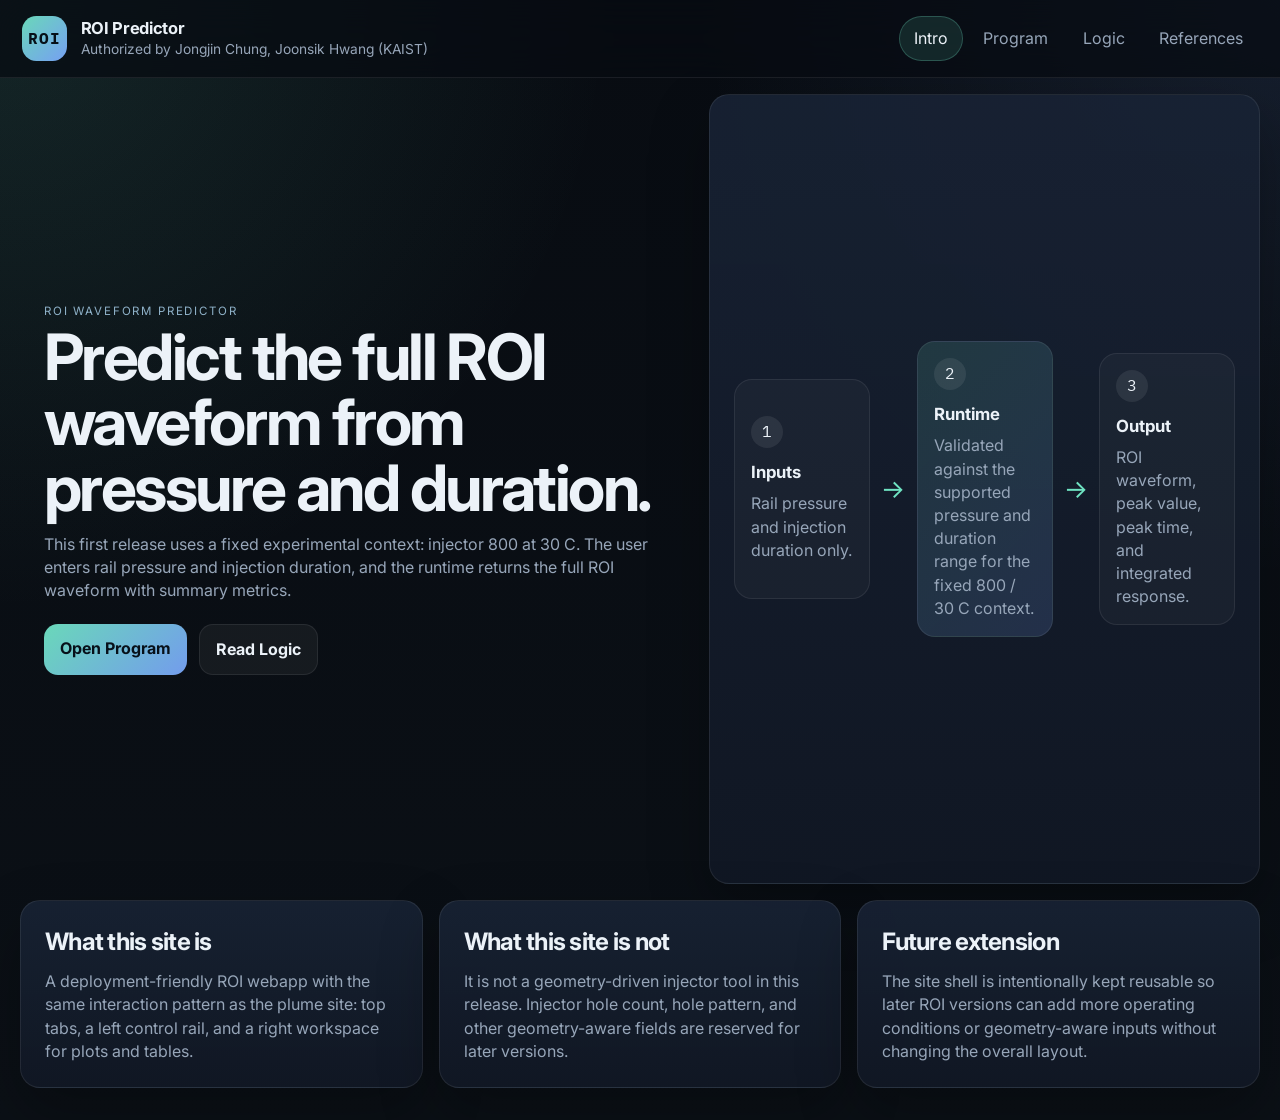
<file: frontend/intro.html>
<!doctype html>
<html lang="en">
  <head>
    <meta charset="utf-8" />
    <meta name="viewport" content="width=device-width, initial-scale=1" />
    <title>ROI Predictor | Intro</title>
    <link rel="preconnect" href="https://fonts.googleapis.com" />
    <link rel="preconnect" href="https://fonts.gstatic.com" crossorigin />
    <link
      href="https://fonts.googleapis.com/css2?family=Inter:wght@400;500;600;700;800&family=IBM+Plex+Mono:wght@400;500;600&display=swap"
      rel="stylesheet"
    />
    <link rel="stylesheet" href="assets/styles.css" />
  </head>
  <body data-page="intro">
    <header class="topbar">
      <div class="brand-lockup">
        <div class="brand-mark">ROI</div>
        <div>
          <div class="brand-name">ROI Predictor</div>
          <div class="brand-subtitle">Authorized by Jongjin Chung, Joonsik Hwang (KAIST)</div>
        </div>
      </div>
      <nav class="tabs" aria-label="Site sections">
        <a class="active" href="intro.html">Intro</a>
        <a href="index.html">Program</a>
        <a href="logic.html">Logic</a>
        <a href="references.html">References</a>
      </nav>
    </header>

    <main class="landing">
      <section class="landing-hero">
        <div class="landing-copy">
          <div class="eyebrow">ROI waveform predictor</div>
          <h1>Predict the full ROI waveform from pressure and duration.</h1>
          <p>
            This first release uses a fixed experimental context: injector 800 at 30 C. The user enters rail pressure and injection duration, and the runtime returns the full ROI waveform with summary metrics.
          </p>
          <div class="landing-actions">
            <a class="primary-link" href="index.html">Open Program</a>
            <a class="secondary-link" href="logic.html">Read Logic</a>
          </div>
        </div>
        <div class="landing-visual">
          <div class="intro-flow">
            <div class="flow-step">
              <span>1</span>
              <strong>Inputs</strong>
              <p>Rail pressure and injection duration only.</p>
            </div>
            <div class="flow-arrow">→</div>
            <div class="flow-step accent">
              <span>2</span>
              <strong>Runtime</strong>
              <p>Validated against the supported pressure and duration range for the fixed 800 / 30 C context.</p>
            </div>
            <div class="flow-arrow">→</div>
            <div class="flow-step">
              <span>3</span>
              <strong>Output</strong>
              <p>ROI waveform, peak value, peak time, and integrated response.</p>
            </div>
          </div>
        </div>
      </section>

      <section class="info-columns">
        <article class="info-block">
          <h2>What this site is</h2>
          <p>
            A deployment-friendly ROI webapp with the same interaction pattern as the plume site: top tabs, a left control rail, and a right workspace for plots and tables.
          </p>
        </article>
        <article class="info-block">
          <h2>What this site is not</h2>
          <p>
            It is not a geometry-driven injector tool in this release. Injector hole count, hole pattern, and other geometry-aware fields are reserved for later versions.
          </p>
        </article>
        <article class="info-block">
          <h2>Future extension</h2>
          <p>
            The site shell is intentionally kept reusable so later ROI versions can add more operating conditions or geometry-aware inputs without changing the overall layout.
          </p>
        </article>
      </section>
    </main>
  </body>
</html>
</file>
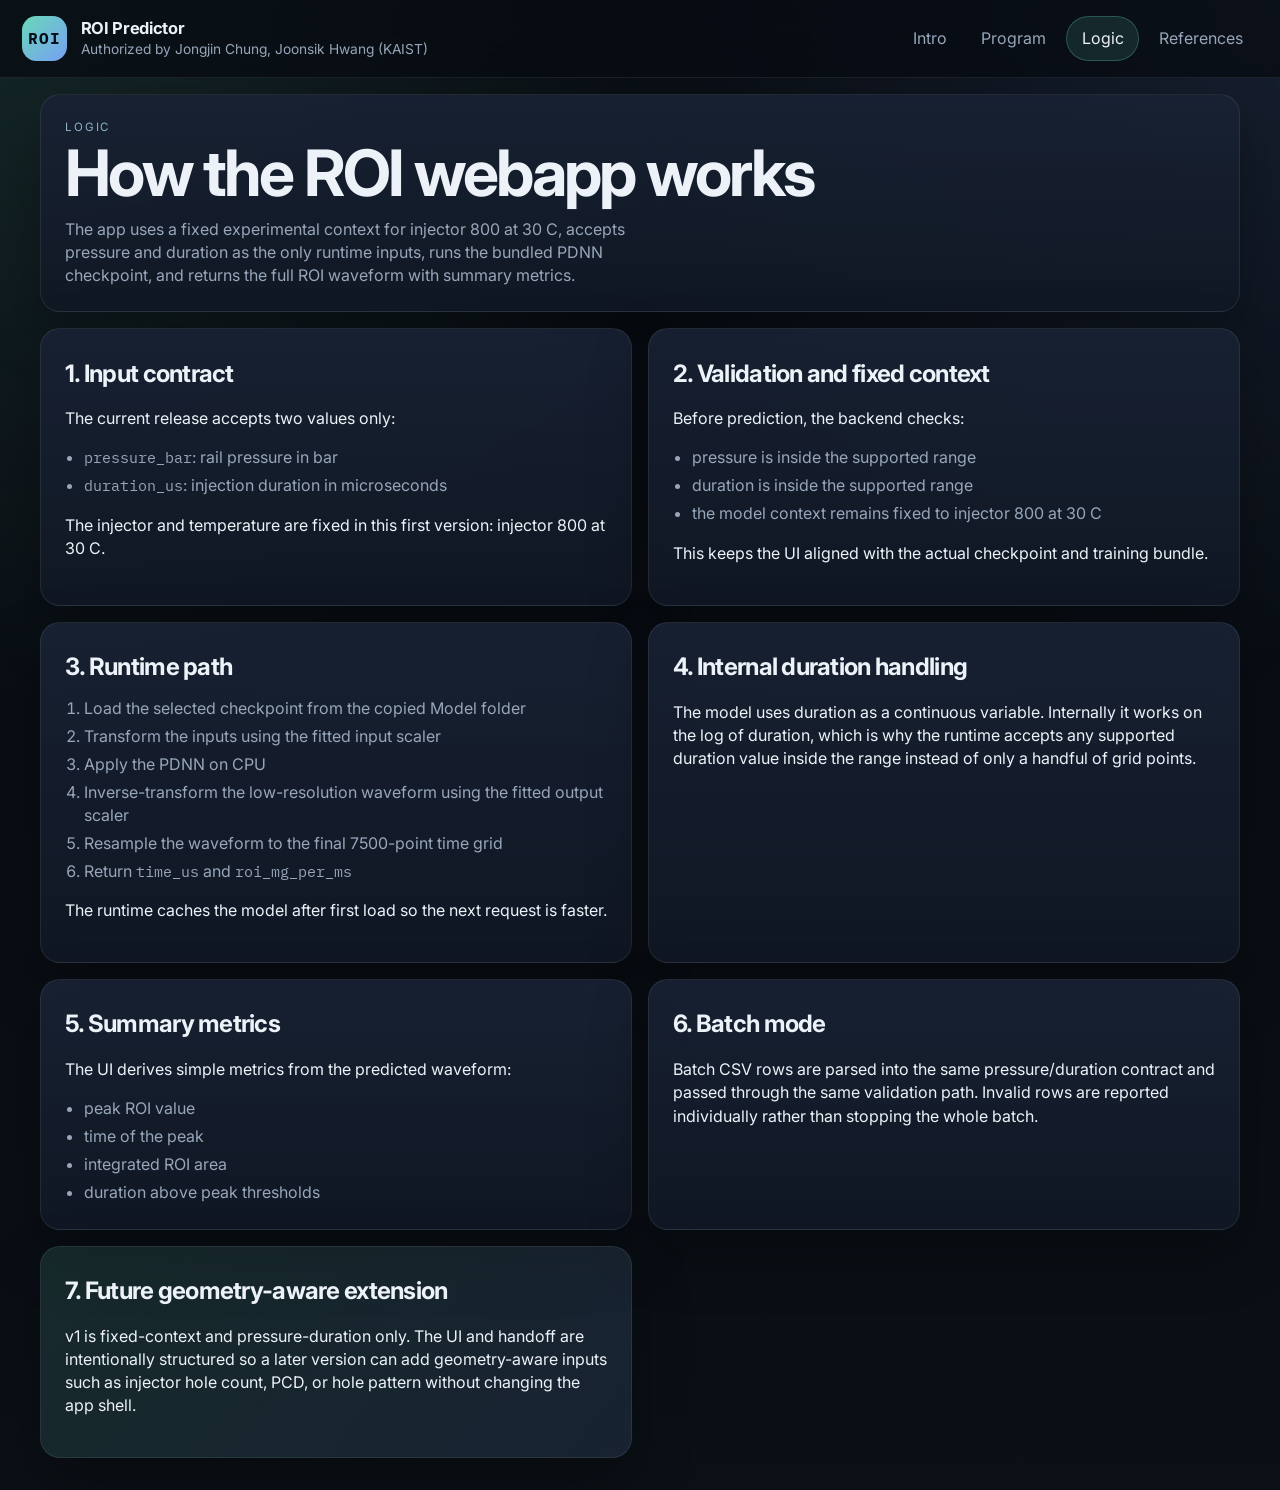
<file: frontend/logic.html>
<!doctype html>
<html lang="en">
  <head>
    <meta charset="utf-8" />
    <meta name="viewport" content="width=device-width, initial-scale=1" />
    <title>ROI Predictor | Logic</title>
    <link rel="preconnect" href="https://fonts.googleapis.com" />
    <link rel="preconnect" href="https://fonts.gstatic.com" crossorigin />
    <link
      href="https://fonts.googleapis.com/css2?family=Inter:wght@400;500;600;700;800&family=IBM+Plex+Mono:wght@400;500;600&display=swap"
      rel="stylesheet"
    />
    <link rel="stylesheet" href="assets/styles.css" />
  </head>
  <body data-page="logic">
    <header class="topbar">
      <div class="brand-lockup">
        <div class="brand-mark">ROI</div>
        <div>
          <div class="brand-name">ROI Predictor</div>
          <div class="brand-subtitle">Authorized by Jongjin Chung, Joonsik Hwang (KAIST)</div>
        </div>
      </div>
      <nav class="tabs" aria-label="Site sections">
        <a href="intro.html">Intro</a>
        <a href="index.html">Program</a>
        <a class="active" href="logic.html">Logic</a>
        <a href="references.html">References</a>
      </nav>
    </header>

    <main class="doc-layout">
      <section class="doc-hero">
        <div class="eyebrow">Logic</div>
        <h1>How the ROI webapp works</h1>
        <p>
          The app uses a fixed experimental context for injector 800 at 30 C, accepts pressure and duration as the only runtime inputs, runs the bundled PDNN checkpoint, and returns the full ROI waveform with summary metrics.
        </p>
      </section>

      <section class="doc-grid">
        <article class="doc-block">
          <h2>1. Input contract</h2>
          <p>The current release accepts two values only:</p>
          <ul>
            <li><code>pressure_bar</code>: rail pressure in bar</li>
            <li><code>duration_us</code>: injection duration in microseconds</li>
          </ul>
          <p>The injector and temperature are fixed in this first version: injector 800 at 30 C.</p>
        </article>

        <article class="doc-block">
          <h2>2. Validation and fixed context</h2>
          <p>Before prediction, the backend checks:</p>
          <ul>
            <li>pressure is inside the supported range</li>
            <li>duration is inside the supported range</li>
            <li>the model context remains fixed to injector 800 at 30 C</li>
          </ul>
          <p>This keeps the UI aligned with the actual checkpoint and training bundle.</p>
        </article>

        <article class="doc-block">
          <h2>3. Runtime path</h2>
          <ol>
            <li>Load the selected checkpoint from the copied Model folder</li>
            <li>Transform the inputs using the fitted input scaler</li>
            <li>Apply the PDNN on CPU</li>
            <li>Inverse-transform the low-resolution waveform using the fitted output scaler</li>
            <li>Resample the waveform to the final 7500-point time grid</li>
            <li>Return <code>time_us</code> and <code>roi_mg_per_ms</code></li>
          </ol>
          <p>The runtime caches the model after first load so the next request is faster.</p>
        </article>

        <article class="doc-block">
          <h2>4. Internal duration handling</h2>
          <p>
            The model uses duration as a continuous variable. Internally it works on the log of duration, which is why the runtime accepts any supported duration value inside the range instead of only a handful of grid points.
          </p>
        </article>

        <article class="doc-block">
          <h2>5. Summary metrics</h2>
          <p>The UI derives simple metrics from the predicted waveform:</p>
          <ul>
            <li>peak ROI value</li>
            <li>time of the peak</li>
            <li>integrated ROI area</li>
            <li>duration above peak thresholds</li>
          </ul>
        </article>

        <article class="doc-block">
          <h2>6. Batch mode</h2>
          <p>Batch CSV rows are parsed into the same pressure/duration contract and passed through the same validation path. Invalid rows are reported individually rather than stopping the whole batch.</p>
        </article>

        <article class="doc-block highlight">
          <h2>7. Future geometry-aware extension</h2>
          <p>
            v1 is fixed-context and pressure-duration only. The UI and handoff are intentionally structured so a later version can add geometry-aware inputs such as injector hole count, PCD, or hole pattern without changing the app shell.
          </p>
        </article>
      </section>
    </main>
  </body>
</html>
</file>
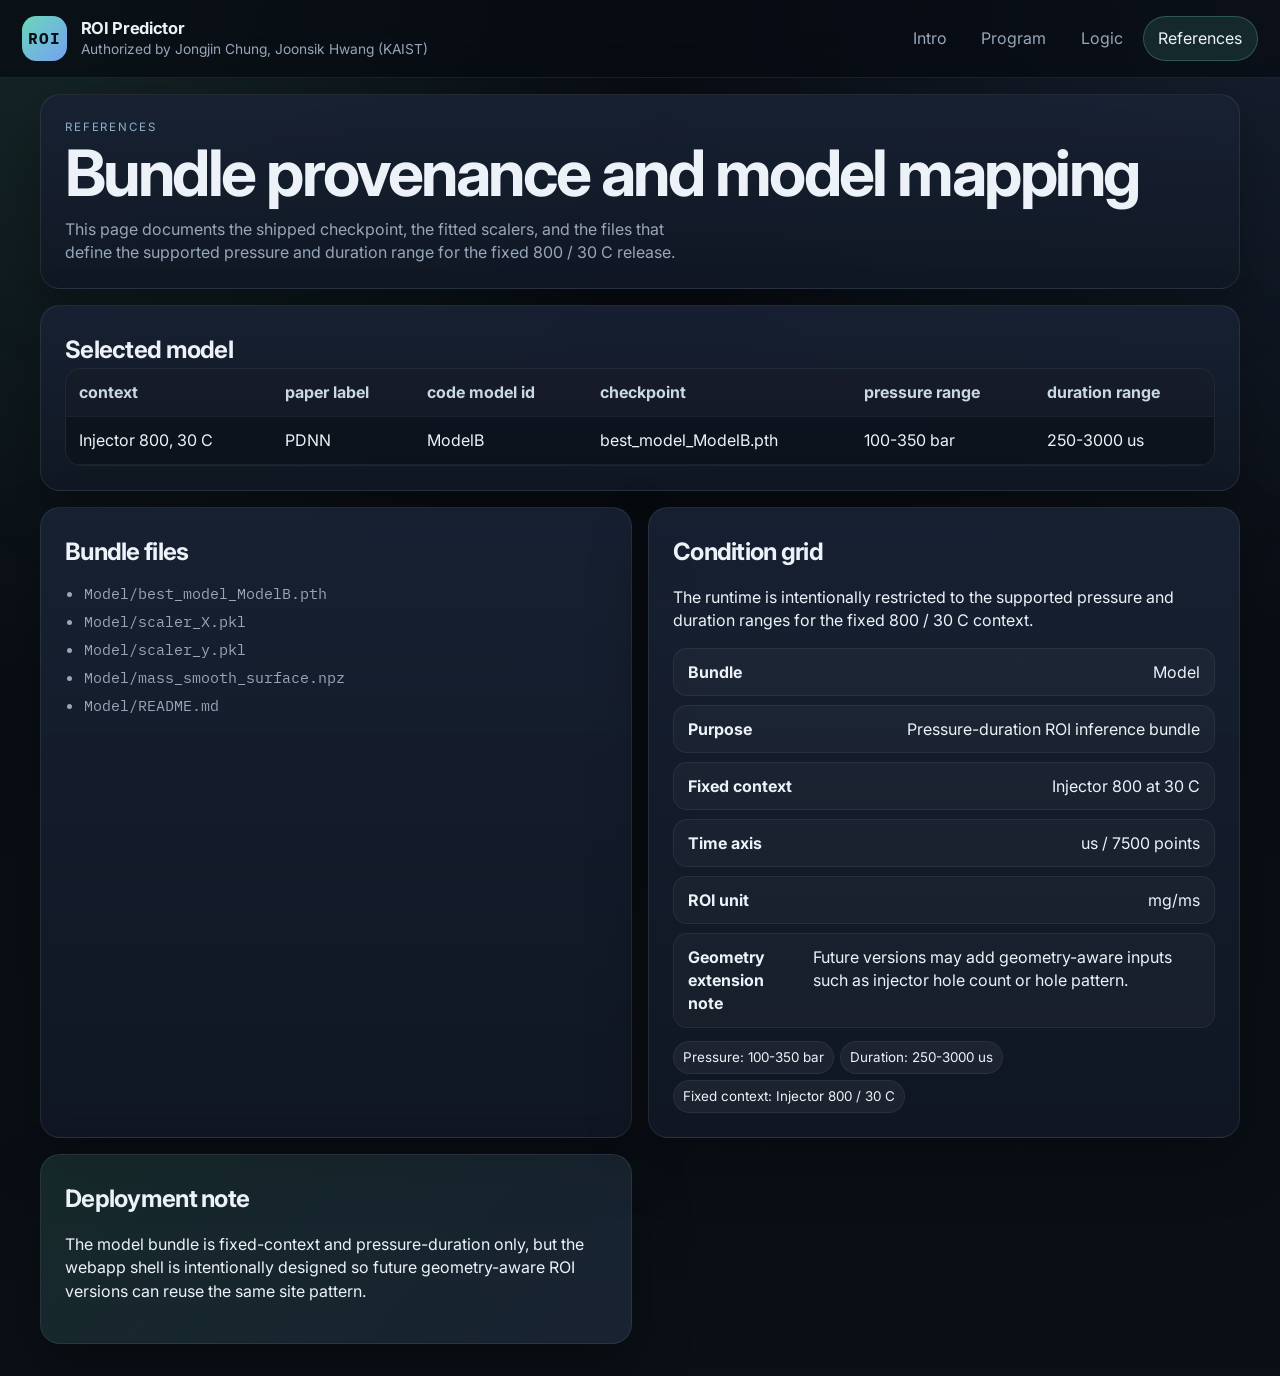
<file: frontend/references.html>
<!doctype html>
<html lang="en">
  <head>
    <meta charset="utf-8" />
    <meta name="viewport" content="width=device-width, initial-scale=1" />
    <title>ROI Predictor | References</title>
    <link rel="preconnect" href="https://fonts.googleapis.com" />
    <link rel="preconnect" href="https://fonts.gstatic.com" crossorigin />
    <link
      href="https://fonts.googleapis.com/css2?family=Inter:wght@400;500;600;700;800&family=IBM+Plex+Mono:wght@400;500;600&display=swap"
      rel="stylesheet"
    />
    <link rel="stylesheet" href="assets/styles.css" />
  </head>
  <body data-page="references">
    <header class="topbar">
      <div class="brand-lockup">
        <div class="brand-mark">ROI</div>
        <div>
          <div class="brand-name">ROI Predictor</div>
          <div class="brand-subtitle">Authorized by Jongjin Chung, Joonsik Hwang (KAIST)</div>
        </div>
      </div>
      <nav class="tabs" aria-label="Site sections">
        <a href="intro.html">Intro</a>
        <a href="index.html">Program</a>
        <a href="logic.html">Logic</a>
        <a class="active" href="references.html">References</a>
      </nav>
    </header>

    <main class="doc-layout">
      <section class="doc-hero">
        <div class="eyebrow">References</div>
        <h1>Bundle provenance and model mapping</h1>
        <p>
          This page documents the shipped checkpoint, the fitted scalers, and the files that define the supported pressure and duration range for the fixed 800 / 30 C release.
        </p>
      </section>

      <section class="doc-grid">
        <article class="doc-block full">
          <h2>Selected model</h2>
          <div class="table-wrap">
            <table class="data-table compact">
              <thead>
                <tr>
                  <th>context</th>
                  <th>paper label</th>
                  <th>code model id</th>
                  <th>checkpoint</th>
                  <th>pressure range</th>
                  <th>duration range</th>
                </tr>
              </thead>
              <tbody>
                <tr>
                  <td>Injector 800, 30 C</td>
                  <td>PDNN</td>
                  <td>ModelB</td>
                  <td>best_model_ModelB.pth</td>
                  <td>100-350 bar</td>
                  <td>250-3000 us</td>
                </tr>
              </tbody>
            </table>
          </div>
        </article>

        <article class="doc-block">
          <h2>Bundle files</h2>
          <ul class="ref-list">
            <li><code>Model/best_model_ModelB.pth</code></li>
            <li><code>Model/scaler_X.pkl</code></li>
            <li><code>Model/scaler_y.pkl</code></li>
            <li><code>Model/mass_smooth_surface.npz</code></li>
            <li><code>Model/README.md</code></li>
          </ul>
        </article>

        <article class="doc-block">
          <h2>Condition grid</h2>
          <p>The runtime is intentionally restricted to the supported pressure and duration ranges for the fixed 800 / 30 C context.</p>
          <div class="mini-summary">
            <div class="summary-row"><strong>Bundle</strong><span>Model</span></div>
            <div class="summary-row"><strong>Purpose</strong><span>Pressure-duration ROI inference bundle</span></div>
            <div class="summary-row"><strong>Fixed context</strong><span>Injector 800 at 30 C</span></div>
            <div class="summary-row"><strong>Time axis</strong><span>us / 7500 points</span></div>
            <div class="summary-row"><strong>ROI unit</strong><span>mg/ms</span></div>
            <div class="summary-row"><strong>Geometry extension note</strong><span>Future versions may add geometry-aware inputs such as injector hole count or hole pattern.</span></div>
          </div>
          <div class="chips" style="margin-top: 0.85rem;">
            <span class="chip">Pressure: 100-350 bar</span>
            <span class="chip">Duration: 250-3000 us</span>
            <span class="chip">Fixed context: Injector 800 / 30 C</span>
          </div>
        </article>

        <article class="doc-block highlight">
          <h2>Deployment note</h2>
          <p>
            The model bundle is fixed-context and pressure-duration only, but the webapp shell is intentionally designed so future geometry-aware ROI versions can reuse the same site pattern.
          </p>
        </article>
      </section>
    </main>
  </body>
</html>
</file>
<file: frontend/assets/styles.css>
:root {
  --bg: #0b1016;
  --bg-soft: #111824;
  --surface: #151e2b;
  --surface-2: #182234;
  --line: rgba(255, 255, 255, 0.08);
  --text: #ecf2f8;
  --muted: #97a6b9;
  --accent: #6fe3c2;
  --accent-2: #7ca8ff;
  --warn: #ffcf6b;
  --error: #ff8c8c;
  --shadow: 0 24px 60px rgba(0, 0, 0, 0.28);
  --radius: 20px;
  --radius-sm: 14px;
  --mono: "IBM Plex Mono", ui-monospace, SFMono-Regular, Consolas, monospace;
  --sans: "Inter", system-ui, -apple-system, BlinkMacSystemFont, "Segoe UI", sans-serif;
}

* { box-sizing: border-box; }
html, body {
  margin: 0;
  min-height: 100%;
  background:
    radial-gradient(circle at top left, rgba(111, 227, 194, 0.12), transparent 36%),
    radial-gradient(circle at top right, rgba(124, 168, 255, 0.12), transparent 34%),
    linear-gradient(180deg, #080c12 0%, #0b1016 100%);
  color: var(--text);
  font-family: var(--sans);
}
body { line-height: 1.45; }
a { color: inherit; text-decoration: none; }
code { font-family: var(--mono); font-size: 0.96em; }

.topbar {
  position: sticky; top: 0; z-index: 10;
  display: flex; align-items: center; justify-content: space-between; gap: 1rem;
  padding: 1rem 1.4rem;
  backdrop-filter: blur(22px);
  background: rgba(8, 12, 18, 0.74);
  border-bottom: 1px solid var(--line);
}
.brand-lockup { display: flex; align-items: center; gap: 0.85rem; min-width: 0; }
.brand-mark {
  width: 2.8rem; height: 2.8rem; display: grid; place-items: center;
  border-radius: 0.9rem;
  background: linear-gradient(135deg, rgba(111, 227, 194, 0.95), rgba(124, 168, 255, 0.95));
  color: #061018;
  font-family: var(--mono); font-weight: 700; letter-spacing: 0.08em;
}
.brand-name { font-size: 1.03rem; font-weight: 700; letter-spacing: -0.02em; }
.brand-subtitle, .muted, .note, .plot-meta, .file-name { color: var(--muted); }
.brand-subtitle { font-size: 0.86rem; }
.tabs { display: flex; align-items: center; gap: 0.35rem; flex-wrap: wrap; }
.tabs a {
  padding: 0.62rem 0.9rem; border-radius: 999px; color: var(--muted);
  transition: background 0.18s ease, color 0.18s ease, transform 0.18s ease;
}
.tabs a:hover { background: rgba(255,255,255,0.05); color: var(--text); }
.tabs a.active {
  background: rgba(111, 227, 194, 0.12); color: var(--text);
  border: 1px solid rgba(111, 227, 194, 0.25);
}

.app-shell {
  display: grid; grid-template-columns: 340px minmax(0, 1fr); gap: 1rem; padding: 1rem;
}
.rail, .workspace { display: flex; flex-direction: column; gap: 1rem; min-width: 0; }
.panel, .hero-panel, .landing-visual, .info-block, .doc-block, .doc-hero {
  background: linear-gradient(180deg, rgba(24,34,52,0.92), rgba(17,24,36,0.95));
  border: 1px solid var(--line);
  border-radius: var(--radius);
  box-shadow: var(--shadow);
}
.panel, .doc-block { padding: 1rem; }
.rail-block, .doc-hero { padding: 1.2rem 1rem; }

.hero-panel {
  display: grid; grid-template-columns: 1.25fr 1fr; gap: 1.4rem; align-items: center; padding: 1.4rem;
}
.hero-copy h1, .landing-copy h1, .doc-hero h1 {
  margin: 0.25rem 0 0.8rem; line-height: 1.02; letter-spacing: -0.04em;
}
.hero-copy h1 { font-size: clamp(2rem, 3vw, 3.5rem); }
.landing-copy h1, .doc-hero h1 { font-size: clamp(2.1rem, 5vw, 4.4rem); }
.hero-copy p, .landing-copy p, .doc-hero p {
  margin: 0; max-width: 62ch; color: var(--muted); font-size: 1rem;
}
.hero-visual {
  display: flex; align-items: center; justify-content: flex-end; gap: 0.55rem; flex-wrap: wrap;
}
.signal-card {
  min-width: 120px; padding: 0.95rem 1rem; border-radius: 16px;
  border: 1px solid rgba(255,255,255,0.08); background: rgba(255,255,255,0.03);
}
.signal-card.accent {
  background: linear-gradient(135deg, rgba(111,227,194,0.18), rgba(124,168,255,0.16));
  border-color: rgba(111,227,194,0.22);
}
.signal-label, .eyebrow {
  text-transform: uppercase; letter-spacing: 0.16em; font-size: 0.72rem; color: #8fb2c9;
}
.signal-value { margin-top: 0.35rem; font-weight: 700; }
.signal-arrow { font-size: 1.6rem; color: var(--accent); }
.section-head {
  display: flex; align-items: flex-start; justify-content: space-between; gap: 1rem; margin-bottom: 0.8rem;
}
.section-head h2, .section-head h3, .rail-block h2, .doc-block h2, .info-block h2 {
  margin: 0.2rem 0 0; letter-spacing: -0.03em;
}
.summary-grid { display: grid; grid-template-columns: repeat(4, minmax(0, 1fr)); gap: 0.85rem; }
.metric-card {
  padding: 1rem; border-radius: 18px;
  background: linear-gradient(180deg, rgba(21,30,43,0.92), rgba(17,24,36,0.9));
  border: 1px solid var(--line); min-height: 120px;
}
.metric-card .label {
  color: var(--muted); font-size: 0.82rem; text-transform: uppercase; letter-spacing: 0.12em;
}
.metric-card .value {
  margin-top: 0.5rem; font-size: 1.35rem; font-weight: 800; letter-spacing: -0.03em;
}
.metric-card .detail { margin-top: 0.45rem; color: var(--muted); font-size: 0.88rem; }
.plot-panel { padding-bottom: 1.15rem; }
.plot-canvas { width: 100%; min-height: 420px; }
.supported-grid { display: grid; grid-template-columns: repeat(2, minmax(0, 1fr)); gap: 0.85rem; }
.support-card {
  padding: 0.95rem; border-radius: 16px; border: 1px solid var(--line); background: rgba(255,255,255,0.025);
}
.support-card h3 { margin: 0 0 0.35rem; font-size: 1rem; }
.chips { display: flex; flex-wrap: wrap; gap: 0.4rem; }
.chip {
  padding: 0.35rem 0.55rem; border-radius: 999px; background: rgba(255,255,255,0.05);
  color: var(--text); border: 1px solid rgba(255,255,255,0.06); font-size: 0.84rem;
}
label {
  display: block; margin: 0.8rem 0 0.35rem; font-size: 0.88rem; color: #c6d5e3;
}
select, input[type="text"], input[type="number"], textarea {
  width: 100%; padding: 0.78rem 0.92rem; border-radius: 14px;
  border: 1px solid rgba(255,255,255,0.08); background: rgba(8,12,18,0.8);
  color: var(--text); font: inherit;
}
textarea { min-height: 120px; resize: vertical; }
select:focus, input:focus, textarea:focus, button:focus {
  outline: 2px solid rgba(111,227,194,0.35); outline-offset: 2px;
}
button, .primary-link, .secondary-link {
  border: 0; border-radius: 14px; padding: 0.8rem 1rem; font: inherit; font-weight: 700; cursor: pointer;
  transition: transform 0.18s ease, background 0.18s ease, opacity 0.18s ease;
}
button:hover, .primary-link:hover, .secondary-link:hover { transform: translateY(-1px); }
button.primary, .primary-link {
  background: linear-gradient(135deg, rgba(111,227,194,0.95), rgba(124,168,255,0.92)); color: #071019;
}
button.secondary, .secondary-link, button.ghost {
  background: rgba(255,255,255,0.05); color: var(--text); border: 1px solid rgba(255,255,255,0.08);
}
button.ghost { width: auto; }
.row-actions, .inline-actions { display: flex; gap: 0.65rem; margin-top: 0.85rem; align-items: center; flex-wrap: wrap; }
.file-row { display: flex; align-items: center; gap: 0.7rem; margin-top: 0.25rem; }
.file-button { white-space: nowrap; }
.file-name { font-size: 0.9rem; }
.note { font-size: 0.88rem; margin: 0.8rem 0 0; }
.small-note p { margin: 0.45rem 0 0; }
.table-wrap {
  overflow: auto; border-radius: 16px; border: 1px solid rgba(255,255,255,0.06);
}
.data-table {
  width: 100%; border-collapse: collapse; min-width: 760px; background: rgba(8,12,18,0.45);
}
.data-table.compact { min-width: 820px; }
.data-table th, .data-table td {
  padding: 0.74rem 0.8rem; text-align: left; border-bottom: 1px solid rgba(255,255,255,0.06); vertical-align: middle;
}
.data-table th {
  color: #c9d8e6; background: rgba(255,255,255,0.03); position: sticky; top: 0; z-index: 1;
}
.data-table tbody tr:hover { background: rgba(255,255,255,0.03); }
.empty-state { text-align: center; color: var(--muted); padding: 1.2rem !important; }

.landing {
  width: min(1240px, calc(100% - 2rem)); margin: 0 auto; padding: 1rem 0 2rem;
}
.landing-hero {
  display: grid; grid-template-columns: 1.1fr 0.9fr; gap: 1rem; align-items: stretch; min-height: calc(100svh - 110px);
}
.landing-copy, .landing-visual, .info-block, .doc-block, .doc-hero { padding: 1.5rem; }
.landing-copy { display: flex; flex-direction: column; justify-content: center; }
.landing-actions { display: flex; gap: 0.75rem; margin-top: 1.35rem; flex-wrap: wrap; }
.intro-flow {
  display: grid; grid-template-columns: 1fr auto 1fr auto 1fr; gap: 0.7rem; height: 100%; align-items: center;
}
.flow-step {
  min-height: 220px; display: flex; flex-direction: column; justify-content: center;
  border-radius: 18px; border: 1px solid rgba(255,255,255,0.08); padding: 1rem; background: rgba(255,255,255,0.03);
}
.flow-step.accent { background: linear-gradient(135deg, rgba(111,227,194,0.14), rgba(124,168,255,0.16)); }
.flow-step span {
  display: inline-grid; place-items: center; width: 2rem; height: 2rem; border-radius: 999px;
  background: rgba(255,255,255,0.08); margin-bottom: 0.75rem; font-family: var(--mono);
}
.flow-step strong { font-size: 1.05rem; margin-bottom: 0.5rem; }
.flow-step p { margin: 0; color: var(--muted); }
.flow-arrow { font-size: 1.6rem; color: var(--accent); }
.info-columns { display: grid; grid-template-columns: repeat(3, minmax(0, 1fr)); gap: 1rem; margin-top: 1rem; }
.info-block h2 { margin: 0 0 0.65rem; }
.info-block p { margin: 0; color: var(--muted); }

.doc-layout {
  width: min(1200px, calc(100% - 2rem)); margin: 0 auto; padding: 1rem 0 2rem;
}
.doc-grid { display: grid; grid-template-columns: repeat(2, minmax(0, 1fr)); gap: 1rem; margin-top: 1rem; }
.doc-block.full { grid-column: 1 / -1; }
.doc-block.highlight { background: linear-gradient(135deg, rgba(111,227,194,0.12), rgba(124,168,255,0.12)); }
.doc-block ul, .doc-block ol { margin: 0.75rem 0 0 1.2rem; padding: 0; color: var(--muted); }
.doc-block li + li { margin-top: 0.3rem; }
.ref-list { margin: 0; padding-left: 1.1rem; color: var(--muted); }
.mini-summary { display: grid; gap: 0.55rem; }
.mini-summary .summary-row {
  display: flex; justify-content: space-between; gap: 0.8rem; padding: 0.72rem 0.85rem;
  border-radius: 14px; background: rgba(255,255,255,0.03); border: 1px solid rgba(255,255,255,0.06);
}
.mini-summary .summary-row strong { color: var(--text); }
.text-link { color: var(--accent); }

@media (max-width: 1100px) {
  .app-shell, .hero-panel, .landing-hero, .info-columns, .doc-grid { grid-template-columns: 1fr; }
  .summary-grid, .supported-grid { grid-template-columns: repeat(2, minmax(0, 1fr)); }
}

@media (max-width: 760px) {
  .topbar { position: static; flex-direction: column; align-items: flex-start; }
  .app-shell { padding: 0.75rem; }
  .summary-grid, .supported-grid { grid-template-columns: 1fr; }
  .landing { width: calc(100% - 1rem); }
  .landing-hero { min-height: auto; }
  .intro-flow { grid-template-columns: 1fr; }
  .flow-arrow { display: none; }
}
</file>
